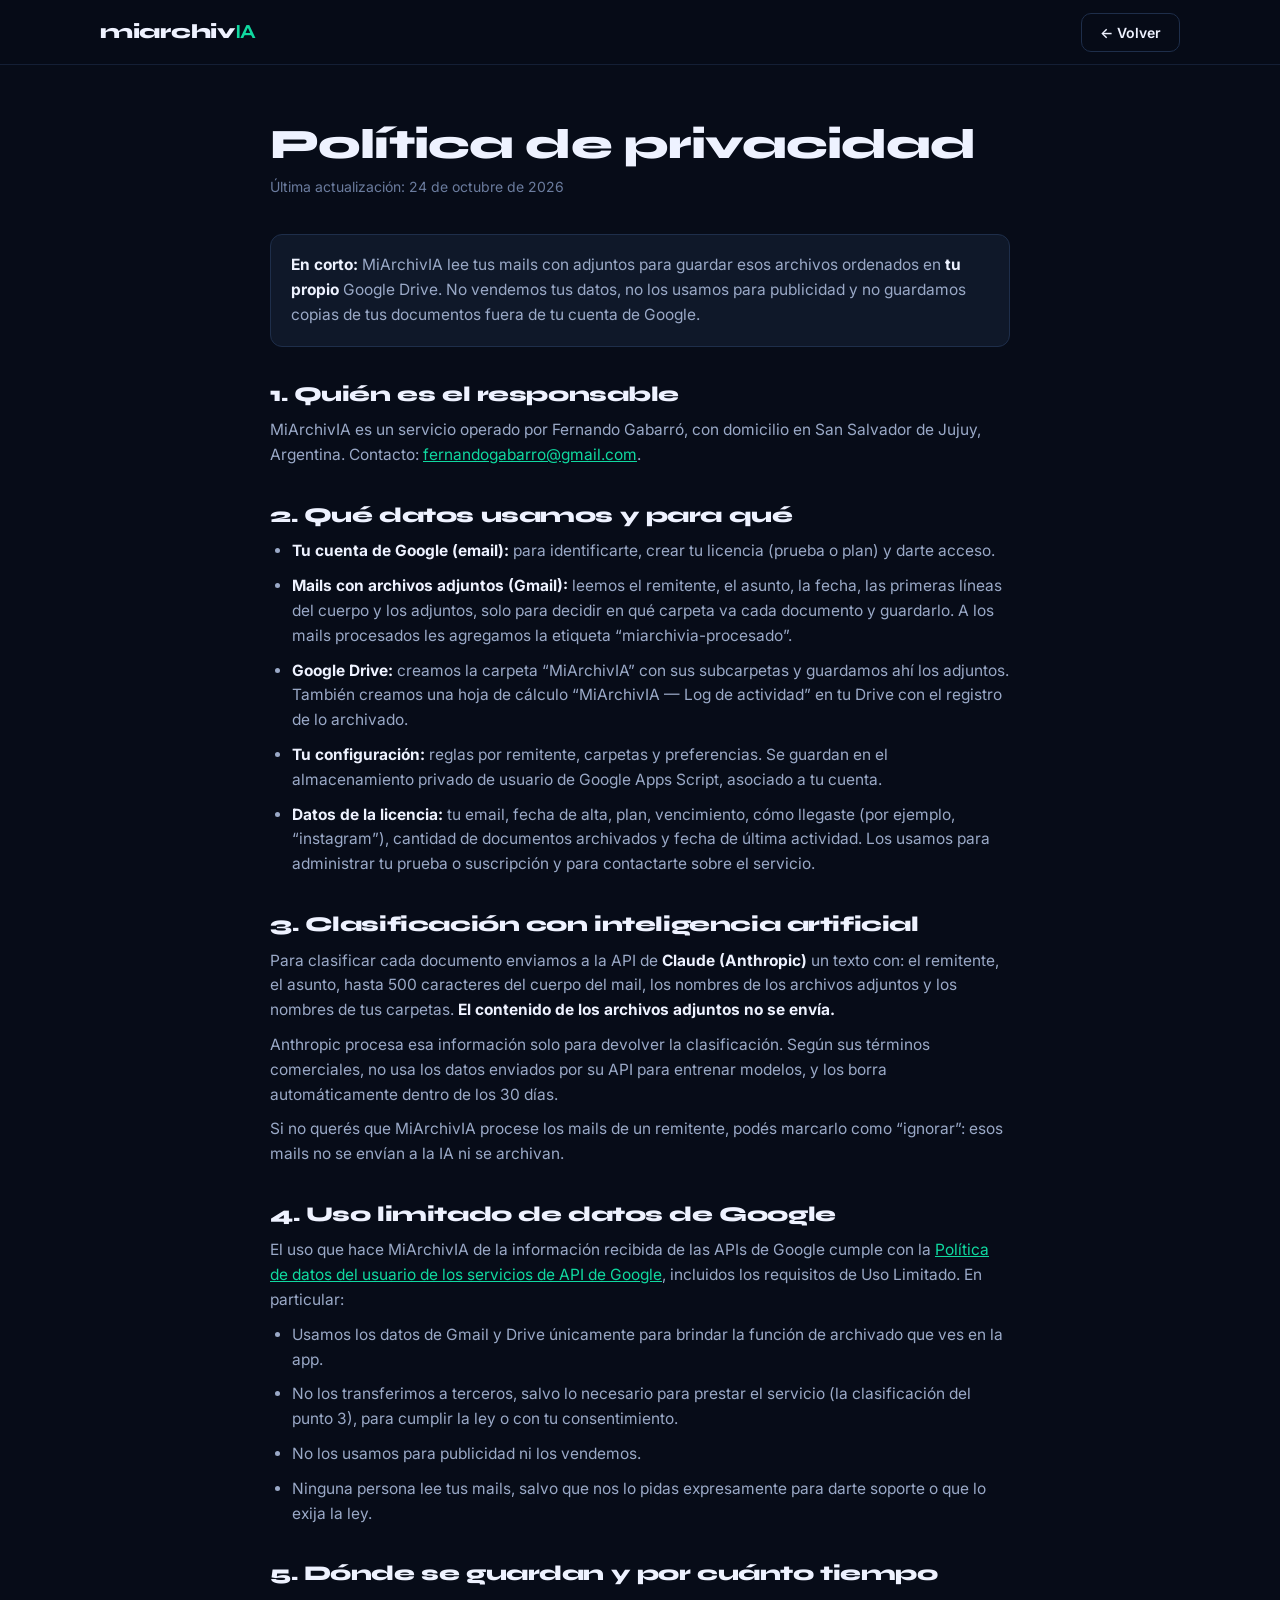
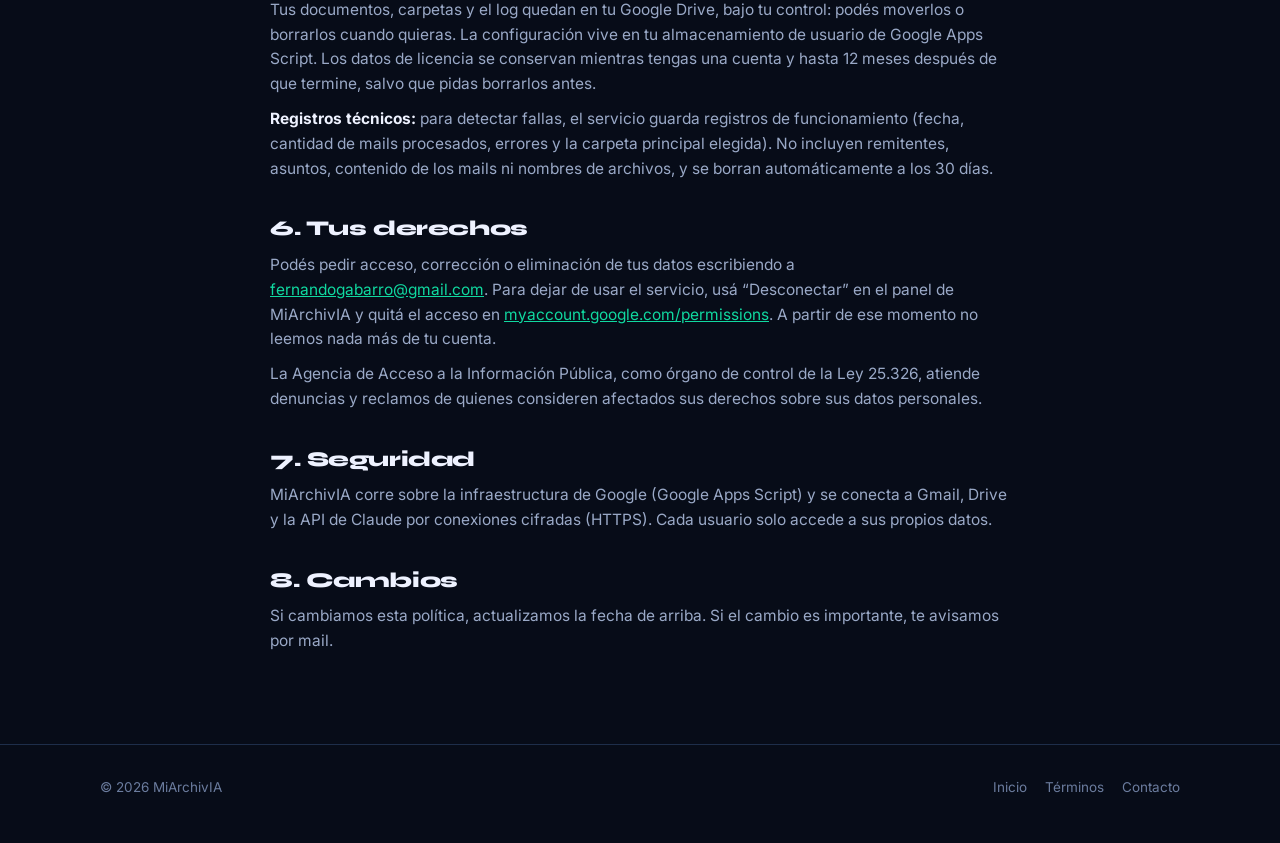
<file: privacidad.html>
<!DOCTYPE html>
<html lang="es">
<head>
<meta charset="UTF-8">
<meta name="viewport" content="width=device-width, initial-scale=1">
<title>Política de privacidad — MiArchivIA</title>
<meta name="theme-color" content="#070C18">
<link rel="preconnect" href="https://fonts.googleapis.com">
<link rel="preconnect" href="https://fonts.gstatic.com" crossorigin>
<link href="https://fonts.googleapis.com/css2?family=Syne:wght@700;800&family=Inter:wght@400;500;600&display=swap" rel="stylesheet">
<link rel="stylesheet" href="styles.css">
</head>
<body>
<header class="hdr"><div class="wrap">
  <a class="logo" href="index.html"><span class="logo-text">miarchiv<b>IA</b></span></a>
  <nav class="hdr-nav"><a class="btn btn-ghost" href="index.html">← Volver</a></nav>
</div></header>

<main class="legal"><div class="wrap">
  <h1>Política de privacidad</h1>
  <div class="upd">Última actualización: 24 de octubre de 2026</div>

  <div class="box"><p style="margin:0"><strong>En corto:</strong> MiArchivIA lee tus mails con adjuntos para guardar esos archivos ordenados en <strong>tu propio</strong> Google Drive. No vendemos tus datos, no los usamos para publicidad y no guardamos copias de tus documentos fuera de tu cuenta de Google.</p></div>

  <h2>1. Quién es el responsable</h2>
  <p>MiArchivIA es un servicio operado por Fernando Gabarró, con domicilio en San Salvador de Jujuy, Argentina. Contacto: <a href="mailto:fernandogabarro@gmail.com">fernandogabarro@gmail.com</a>.</p>

  <h2>2. Qué datos usamos y para qué</h2>
  <ul>
    <li><strong>Tu cuenta de Google (email):</strong> para identificarte, crear tu licencia (prueba o plan) y darte acceso.</li>
    <li><strong>Mails con archivos adjuntos (Gmail):</strong> leemos el remitente, el asunto, la fecha, las primeras líneas del cuerpo y los adjuntos, solo para decidir en qué carpeta va cada documento y guardarlo. A los mails procesados les agregamos la etiqueta “miarchivia-procesado”.</li>
    <li><strong>Google Drive:</strong> creamos la carpeta “MiArchivIA” con sus subcarpetas y guardamos ahí los adjuntos. También creamos una hoja de cálculo “MiArchivIA — Log de actividad” en tu Drive con el registro de lo archivado.</li>
    <li><strong>Tu configuración:</strong> reglas por remitente, carpetas y preferencias. Se guardan en el almacenamiento privado de usuario de Google Apps Script, asociado a tu cuenta.</li>
    <li><strong>Datos de la licencia:</strong> tu email, fecha de alta, plan, vencimiento, cómo llegaste (por ejemplo, “instagram”), cantidad de documentos archivados y fecha de última actividad. Los usamos para administrar tu prueba o suscripción y para contactarte sobre el servicio.</li>
  </ul>

  <h2>3. Clasificación con inteligencia artificial</h2>
  <p>Para clasificar cada documento enviamos a la API de <strong>Claude (Anthropic)</strong> un texto con: el remitente, el asunto, hasta 500 caracteres del cuerpo del mail, los nombres de los archivos adjuntos y los nombres de tus carpetas. <strong>El contenido de los archivos adjuntos no se envía.</strong></p>
  <p>Anthropic procesa esa información solo para devolver la clasificación. Según sus términos comerciales, no usa los datos enviados por su API para entrenar modelos, y los borra automáticamente dentro de los 30 días.</p>
  <p>Si no querés que MiArchivIA procese los mails de un remitente, podés marcarlo como “ignorar”: esos mails no se envían a la IA ni se archivan.</p>

  <h2>4. Uso limitado de datos de Google</h2>
  <p>El uso que hace MiArchivIA de la información recibida de las APIs de Google cumple con la <a href="https://developers.google.com/terms/api-services-user-data-policy" target="_blank" rel="noopener">Política de datos del usuario de los servicios de API de Google</a>, incluidos los requisitos de Uso Limitado. En particular:</p>
  <ul>
    <li>Usamos los datos de Gmail y Drive únicamente para brindar la función de archivado que ves en la app.</li>
    <li>No los transferimos a terceros, salvo lo necesario para prestar el servicio (la clasificación del punto 3), para cumplir la ley o con tu consentimiento.</li>
    <li>No los usamos para publicidad ni los vendemos.</li>
    <li>Ninguna persona lee tus mails, salvo que nos lo pidas expresamente para darte soporte o que lo exija la ley.</li>
  </ul>

  <h2>5. Dónde se guardan y por cuánto tiempo</h2>
  <p>Tus documentos, carpetas y el log quedan en tu Google Drive, bajo tu control: podés moverlos o borrarlos cuando quieras. La configuración vive en tu almacenamiento de usuario de Google Apps Script. Los datos de licencia se conservan mientras tengas una cuenta y hasta 12 meses después de que termine, salvo que pidas borrarlos antes.</p>
  <p><strong>Registros técnicos:</strong> para detectar fallas, el servicio guarda registros de funcionamiento (fecha, cantidad de mails procesados, errores y la carpeta principal elegida). No incluyen remitentes, asuntos, contenido de los mails ni nombres de archivos, y se borran automáticamente a los 30 días.</p>

  <h2>6. Tus derechos</h2>
  <p>Podés pedir acceso, corrección o eliminación de tus datos escribiendo a <a href="mailto:fernandogabarro@gmail.com">fernandogabarro@gmail.com</a>. Para dejar de usar el servicio, usá “Desconectar” en el panel de MiArchivIA y quitá el acceso en <a href="https://myaccount.google.com/permissions" target="_blank" rel="noopener">myaccount.google.com/permissions</a>. A partir de ese momento no leemos nada más de tu cuenta.</p>
  <p>La Agencia de Acceso a la Información Pública, como órgano de control de la Ley 25.326, atiende denuncias y reclamos de quienes consideren afectados sus derechos sobre sus datos personales.</p>

  <h2>7. Seguridad</h2>
  <p>MiArchivIA corre sobre la infraestructura de Google (Google Apps Script) y se conecta a Gmail, Drive y la API de Claude por conexiones cifradas (HTTPS). Cada usuario solo accede a sus propios datos.</p>

  <h2>8. Cambios</h2>
  <p>Si cambiamos esta política, actualizamos la fecha de arriba. Si el cambio es importante, te avisamos por mail.</p>
</div></main>

<footer><div class="wrap">
  <div>© 2026 MiArchivIA</div>
  <nav><a href="index.html">Inicio</a><a href="terminos.html">Términos</a><a href="mailto:fernandogabarro@gmail.com">Contacto</a></nav>
</div></footer>
</body>
</html>
</file>
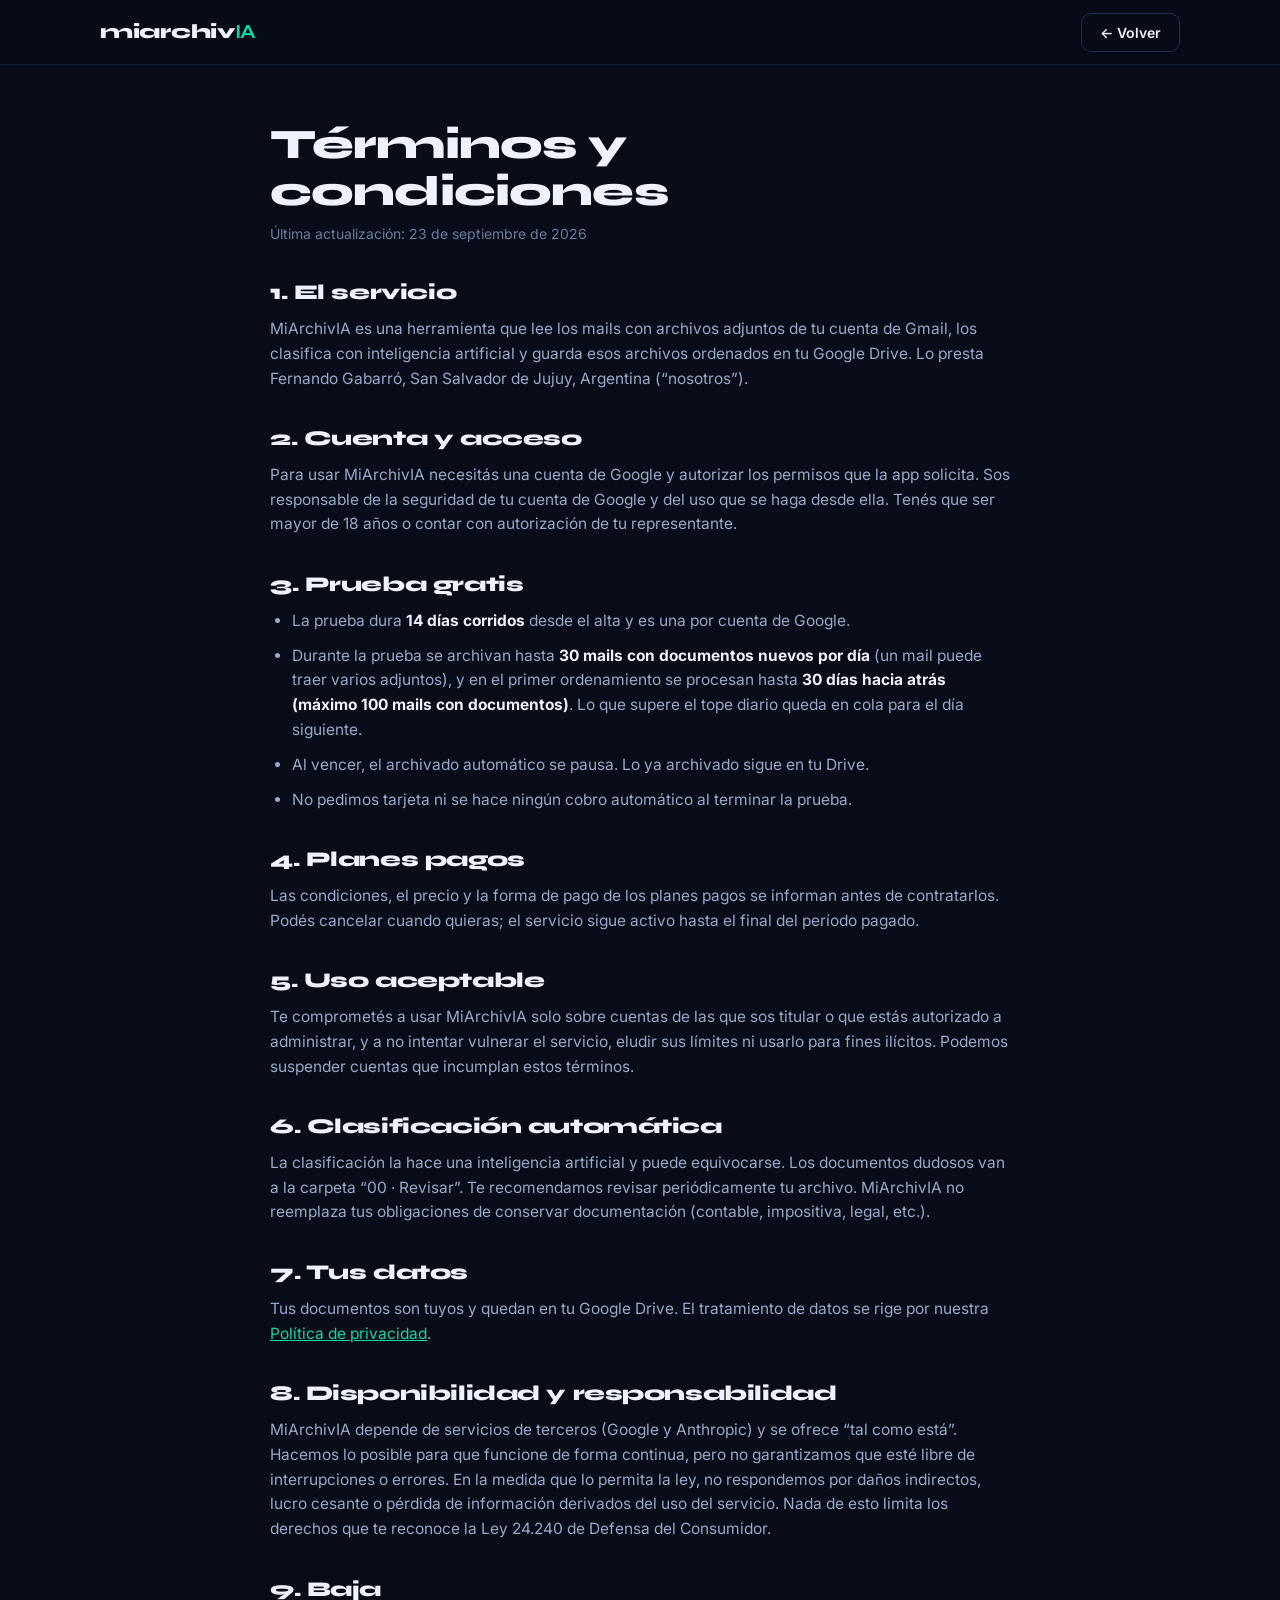
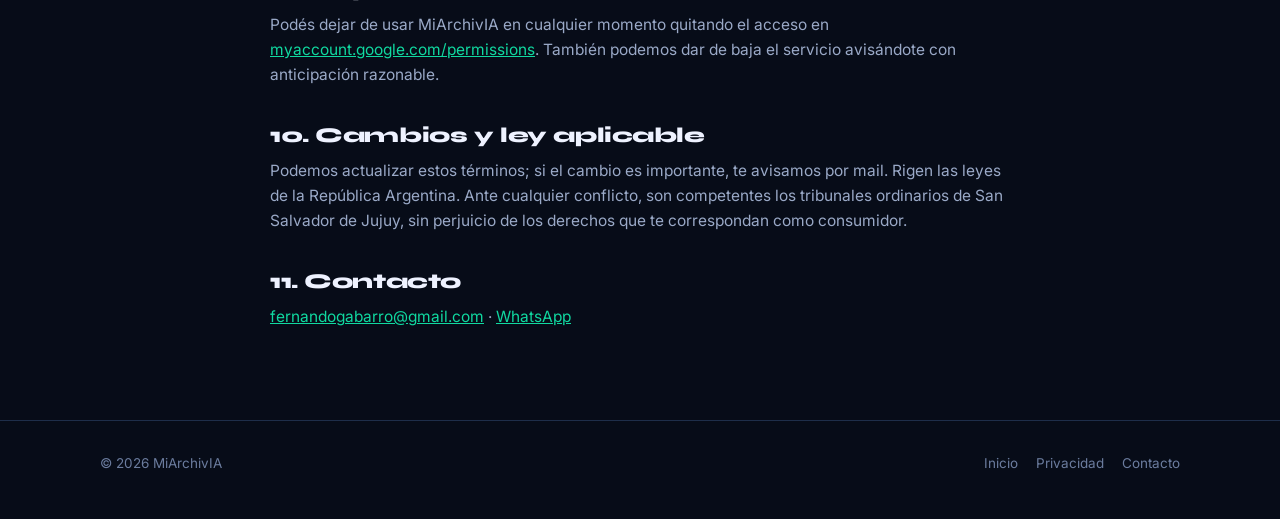
<file: terminos.html>
<!DOCTYPE html>
<html lang="es">
<head>
<meta charset="UTF-8">
<meta name="viewport" content="width=device-width, initial-scale=1">
<title>Términos y condiciones — MiArchivIA</title>
<meta name="theme-color" content="#070C18">
<link rel="preconnect" href="https://fonts.googleapis.com">
<link rel="preconnect" href="https://fonts.gstatic.com" crossorigin>
<link href="https://fonts.googleapis.com/css2?family=Syne:wght@700;800&family=Inter:wght@400;500;600&display=swap" rel="stylesheet">
<link rel="stylesheet" href="styles.css">
</head>
<body>
<header class="hdr"><div class="wrap">
  <a class="logo" href="index.html"><span class="logo-text">miarchiv<b>IA</b></span></a>
  <nav class="hdr-nav"><a class="btn btn-ghost" href="index.html">← Volver</a></nav>
</div></header>

<main class="legal"><div class="wrap">
  <h1>Términos y condiciones</h1>
  <div class="upd">Última actualización: 23 de septiembre de 2026</div>

  <h2>1. El servicio</h2>
  <p>MiArchivIA es una herramienta que lee los mails con archivos adjuntos de tu cuenta de Gmail, los clasifica con inteligencia artificial y guarda esos archivos ordenados en tu Google Drive. Lo presta Fernando Gabarró, San Salvador de Jujuy, Argentina (“nosotros”).</p>

  <h2>2. Cuenta y acceso</h2>
  <p>Para usar MiArchivIA necesitás una cuenta de Google y autorizar los permisos que la app solicita. Sos responsable de la seguridad de tu cuenta de Google y del uso que se haga desde ella. Tenés que ser mayor de 18 años o contar con autorización de tu representante.</p>

  <h2>3. Prueba gratis</h2>
  <ul>
    <li>La prueba dura <strong>14 días corridos</strong> desde el alta y es una por cuenta de Google.</li>
    <li>Durante la prueba se archivan hasta <strong>30 mails con documentos nuevos por día</strong> (un mail puede traer varios adjuntos), y en el primer ordenamiento se procesan hasta <strong>30 días hacia atrás (máximo 100 mails con documentos)</strong>. Lo que supere el tope diario queda en cola para el día siguiente.</li>
    <li>Al vencer, el archivado automático se pausa. Lo ya archivado sigue en tu Drive.</li>
    <li>No pedimos tarjeta ni se hace ningún cobro automático al terminar la prueba.</li>
  </ul>

  <h2>4. Planes pagos</h2>
  <p>Las condiciones, el precio y la forma de pago de los planes pagos se informan antes de contratarlos. Podés cancelar cuando quieras; el servicio sigue activo hasta el final del período pagado.</p>

  <h2>5. Uso aceptable</h2>
  <p>Te comprometés a usar MiArchivIA solo sobre cuentas de las que sos titular o que estás autorizado a administrar, y a no intentar vulnerar el servicio, eludir sus límites ni usarlo para fines ilícitos. Podemos suspender cuentas que incumplan estos términos.</p>

  <h2>6. Clasificación automática</h2>
  <p>La clasificación la hace una inteligencia artificial y puede equivocarse. Los documentos dudosos van a la carpeta “00 · Revisar”. Te recomendamos revisar periódicamente tu archivo. MiArchivIA no reemplaza tus obligaciones de conservar documentación (contable, impositiva, legal, etc.).</p>

  <h2>7. Tus datos</h2>
  <p>Tus documentos son tuyos y quedan en tu Google Drive. El tratamiento de datos se rige por nuestra <a href="privacidad.html">Política de privacidad</a>.</p>

  <h2>8. Disponibilidad y responsabilidad</h2>
  <p>MiArchivIA depende de servicios de terceros (Google y Anthropic) y se ofrece “tal como está”. Hacemos lo posible para que funcione de forma continua, pero no garantizamos que esté libre de interrupciones o errores. En la medida que lo permita la ley, no respondemos por daños indirectos, lucro cesante o pérdida de información derivados del uso del servicio. Nada de esto limita los derechos que te reconoce la Ley 24.240 de Defensa del Consumidor.</p>

  <h2>9. Baja</h2>
  <p>Podés dejar de usar MiArchivIA en cualquier momento quitando el acceso en <a href="https://myaccount.google.com/permissions" target="_blank" rel="noopener">myaccount.google.com/permissions</a>. También podemos dar de baja el servicio avisándote con anticipación razonable.</p>

  <h2>10. Cambios y ley aplicable</h2>
  <p>Podemos actualizar estos términos; si el cambio es importante, te avisamos por mail. Rigen las leyes de la República Argentina. Ante cualquier conflicto, son competentes los tribunales ordinarios de San Salvador de Jujuy, sin perjuicio de los derechos que te correspondan como consumidor.</p>

  <h2>11. Contacto</h2>
  <p><a href="mailto:fernandogabarro@gmail.com">fernandogabarro@gmail.com</a> · <a href="https://wa.me/5493884098777" target="_blank" rel="noopener">WhatsApp</a></p>
</div></main>

<footer><div class="wrap">
  <div>© 2026 MiArchivIA</div>
  <nav><a href="index.html">Inicio</a><a href="privacidad.html">Privacidad</a><a href="mailto:fernandogabarro@gmail.com">Contacto</a></nav>
</div></footer>
</body>
</html>
</file>
<file: styles.css>
/* MiArchivIA — landing */
:root {
  --bg: #070C18;
  --surface: #0F1829;
  --surface-2: #162038;
  --accent: #10D9A0;
  --accent-dim: rgba(16,217,160,.10);
  --text: #EEF2FF;
  --text-2: #9AA9C7;
  --text-3: #6B7C9E;
  --border: #1E2E4A;
  --yellow: #F59E0B;
  --max: 1120px;
}
* { box-sizing: border-box; margin: 0; padding: 0; }
html { scroll-behavior: smooth; }
body {
  background: var(--bg); color: var(--text);
  font-family: 'Inter', system-ui, sans-serif; font-size: 16px; line-height: 1.6;
  -webkit-font-smoothing: antialiased; overflow-x: hidden;
}
a { color: inherit; }
img { max-width: 100%; display: block; }
.wrap { max-width: var(--max); margin: 0 auto; padding: 0 20px; }
h1, h2, h3 { font-family: 'Syne', sans-serif; font-weight: 800; letter-spacing: -.02em; line-height: 1.12; }
em { font-style: normal; color: var(--accent); }

/* Header */
.hdr { position: sticky; top: 0; z-index: 20; background: rgba(7,12,24,.82); backdrop-filter: blur(12px);
       border-bottom: 1px solid rgba(30,46,74,.6); }
.hdr .wrap { display: flex; align-items: center; justify-content: space-between; height: 64px; gap: 12px; }
.logo { display: flex; align-items: center; gap: 10px; text-decoration: none; }
.logo-text { font-family: 'Syne', sans-serif; font-weight: 800; font-size: 20px; letter-spacing: -.3px; }
.logo-text b { color: var(--accent); }
.hdr-nav { display: flex; align-items: center; gap: 8px; }
.btn {
  display: inline-flex; align-items: center; justify-content: center; gap: 8px;
  padding: 10px 18px; border-radius: 10px; font: 600 14px 'Inter', sans-serif;
  text-decoration: none; cursor: pointer; border: 1px solid transparent; white-space: nowrap;
  transition: transform .12s, background .2s, border-color .2s;
}
.btn:active { transform: scale(.98); }
.btn-accent { background: var(--accent); color: #062018; }
.btn-accent:hover { background: #2BE6B1; }
.btn-ghost { border-color: var(--border); color: var(--text); background: transparent; }
.btn-ghost:hover { border-color: var(--accent); color: var(--accent); }
.btn-lg { padding: 15px 26px; font-size: 16px; border-radius: 12px; }

/* Hero */
.hero { position: relative; padding: 72px 0 80px; overflow: hidden; }
.hero::before {
  content: ''; position: absolute; inset: -20% -10% auto auto; width: 720px; height: 720px;
  background: radial-gradient(circle, rgba(16,217,160,.13), transparent 62%); pointer-events: none;
}
.hero .wrap { display: grid; grid-template-columns: 1.05fr 1fr; gap: 56px; align-items: center; position: relative; }
.eyebrow { display: inline-flex; align-items: center; gap: 8px; font-size: 13px; font-weight: 600; color: var(--accent);
           background: var(--accent-dim); border: 1px solid rgba(16,217,160,.25); padding: 6px 12px; border-radius: 30px; margin-bottom: 22px; }
.hero h1 { font-size: clamp(38px, 5.6vw, 64px); margin-bottom: 20px; }
.hero p.lead { font-size: 18px; color: var(--text-2); max-width: 520px; margin-bottom: 30px; }
.hero-ctas { display: flex; gap: 12px; flex-wrap: wrap; margin-bottom: 18px; }
.hero-fine { font-size: 13px; color: var(--text-3); }

.hero-visual { position: relative; }
.photo {
  border-radius: 20px; overflow: hidden; aspect-ratio: 4/3.2; border: 1px solid var(--border);
  background:
    radial-gradient(circle at 30% 20%, rgba(16,217,160,.18), transparent 55%),
    linear-gradient(160deg, #13203A, #0A1222);
}
.photo img { width: 100%; height: 100%; object-fit: cover; filter: saturate(.9) brightness(.8); }
.flow-card {
  position: absolute; background: rgba(15,24,41,.94); border: 1px solid var(--border); border-radius: 14px;
  padding: 14px 16px; box-shadow: 0 18px 40px rgba(0,0,0,.45); backdrop-filter: blur(6px);
}
.fc-mail { top: 8%; left: -6%; width: 64%; }
.fc-tree { bottom: -6%; right: -4%; width: 62%; }
.fc-label { font-size: 10.5px; font-weight: 600; letter-spacing: .08em; text-transform: uppercase; color: var(--text-3); margin-bottom: 8px; }
.fc-row { display: flex; align-items: center; gap: 10px; font-size: 13px; }
.fc-row + .fc-row { margin-top: 8px; }
.fc-ico { width: 30px; height: 30px; border-radius: 8px; display: grid; place-items: center; flex-shrink: 0; font-size: 14px; }
.fc-pdf { background: rgba(239,68,68,.14); color: #F87171; font-weight: 700; font-size: 10px; }
.fc-sub { font-size: 11.5px; color: var(--text-3); }
.tree { font-size: 13px; line-height: 1.9; font-family: ui-monospace, 'SF Mono', monospace; color: var(--text-2); }
.tree b { color: var(--text); font-weight: 600; }
.tree .new { color: var(--accent); }
.ai-pill { position: absolute; top: 47%; left: 44%; background: var(--accent); color: #062018; font: 800 12px 'Syne', sans-serif;
           padding: 7px 12px; border-radius: 30px; box-shadow: 0 0 0 6px rgba(16,217,160,.15); }

/* Secciones */
section { padding: 88px 0; }
.sec-alt { background: linear-gradient(180deg, rgba(15,24,41,.55), rgba(15,24,41,0)); border-top: 1px solid rgba(30,46,74,.5); }
.sec-head { max-width: 640px; margin-bottom: 44px; }
.sec-kicker { font-size: 13px; font-weight: 600; color: var(--accent); letter-spacing: .08em; text-transform: uppercase; margin-bottom: 12px; }
.sec-head h2 { font-size: clamp(28px, 3.6vw, 40px); margin-bottom: 14px; }
.sec-head p { color: var(--text-2); font-size: 17px; }

.grid-3 { display: grid; grid-template-columns: repeat(3, 1fr); gap: 18px; }
.card { background: var(--surface); border: 1px solid var(--border); border-radius: 16px; padding: 26px; }
.card h3 { font-size: 19px; margin: 14px 0 8px; }
.card p { color: var(--text-2); font-size: 15px; }
.card-ico { width: 44px; height: 44px; border-radius: 12px; background: var(--accent-dim); display: grid; place-items: center; }

.steps { counter-reset: s; }
.step { position: relative; padding-top: 58px; }
.step::before {
  counter-increment: s; content: counter(s); position: absolute; top: 22px; left: 26px;
  font: 800 13px 'Syne', sans-serif; color: #062018; background: var(--accent);
  width: 28px; height: 28px; border-radius: 50%; display: grid; place-items: center;
}

/* Prueba */
.trial { display: grid; grid-template-columns: 1.1fr .9fr; gap: 28px; align-items: center;
         background: var(--surface); border: 1px solid var(--border); border-radius: 22px; padding: 44px; position: relative; overflow: hidden; }
.trial::after { content: ''; position: absolute; right: -120px; bottom: -160px; width: 420px; height: 420px;
                background: radial-gradient(circle, rgba(16,217,160,.14), transparent 65%); }
.trial h2 { font-size: clamp(26px, 3.2vw, 36px); margin-bottom: 12px; }
.trial p { color: var(--text-2); }
.checks { list-style: none; position: relative; z-index: 1; }
.checks li { padding: 11px 0 11px 32px; position: relative; border-bottom: 1px solid var(--border); font-size: 15px; }
.checks li:last-child { border-bottom: none; }
.checks li::before { content: '✓'; position: absolute; left: 4px; color: var(--accent); font-weight: 800; }

/* Guía Google */
.guide { display: grid; grid-template-columns: repeat(3, 1fr); gap: 18px; }
.gshot { background: #FFFFFF; color: #202124; border-radius: 12px; padding: 18px; min-height: 168px;
         font-family: Roboto, Arial, sans-serif; font-size: 13px; box-shadow: 0 10px 30px rgba(0,0,0,.35); position: relative; }
.gshot .gtitle { font-size: 16px; font-weight: 500; margin: 6px 0 8px; display: flex; gap: 8px; align-items: center; }
.gshot .gwarn { width: 22px; height: 22px; border-radius: 50%; background: #FCE8E6; color: #C5221F; display: grid; place-items: center; font-weight: 700; font-size: 13px; flex-shrink: 0; }
.gshot p { color: #5F6368; font-size: 12.5px; line-height: 1.5; }
.gshot .glink { color: #1A73E8; font-weight: 500; }
.gshot .gbtn { display: inline-block; background: #1A73E8; color: #fff; border-radius: 4px; padding: 6px 14px; font-size: 12.5px; font-weight: 500; }
.gshot .gbtn-o { display: inline-block; border: 1px solid #DADCE0; color: #1A73E8; border-radius: 4px; padding: 6px 14px; font-size: 12.5px; font-weight: 500; }
.gshot .hl { outline: 3px solid var(--accent); outline-offset: 3px; border-radius: 4px; }
.gshot .grow { display: flex; justify-content: space-between; align-items: center; margin-top: 14px; gap: 8px; }
.gcap { margin-top: 14px; }
.gcap b { font-family: 'Syne', sans-serif; font-size: 16px; display: block; margin-bottom: 4px; }
.gcap span { color: var(--text-2); font-size: 14.5px; }
.why { margin-top: 28px; padding: 18px 20px; border-radius: 12px; border: 1px dashed var(--border); color: var(--text-2); font-size: 14.5px; }
.why b { color: var(--text); }

/* FAQ */
.faq { max-width: 760px; }
details { border-bottom: 1px solid var(--border); padding: 18px 0; }
summary { cursor: pointer; font-weight: 600; font-size: 16px; list-style: none; display: flex; justify-content: space-between; gap: 16px; }
summary::-webkit-details-marker { display: none; }
summary::after { content: '+'; color: var(--accent); font-size: 20px; line-height: 1; }
details[open] summary::after { content: '–'; }
details p { color: var(--text-2); margin-top: 10px; font-size: 15px; }

/* CTA final + footer */
.final { text-align: center; }
.final h2 { font-size: clamp(30px, 4vw, 46px); margin-bottom: 14px; }
.final p { color: var(--text-2); margin-bottom: 28px; }
footer { border-top: 1px solid var(--border); padding: 32px 0 44px; color: var(--text-3); font-size: 13.5px; }
footer .wrap { display: flex; justify-content: space-between; gap: 20px; flex-wrap: wrap; align-items: center; }
footer nav { display: flex; gap: 18px; flex-wrap: wrap; }
footer a { text-decoration: none; }
footer a:hover { color: var(--accent); }

/* Legales */
.legal { padding: 56px 0 80px; }
.legal .wrap { max-width: 780px; }
.legal h1 { font-size: clamp(30px, 4vw, 42px); margin-bottom: 8px; }
.legal .upd { color: var(--text-3); font-size: 14px; margin-bottom: 36px; }
.legal h2 { font-size: 21px; margin: 36px 0 12px; }
.legal p, .legal li { color: var(--text-2); font-size: 15.5px; margin-bottom: 10px; }
.legal ul { padding-left: 22px; margin-bottom: 12px; }
.legal strong { color: var(--text); }
.legal a { color: var(--accent); }
.legal .box { background: var(--surface); border: 1px solid var(--border); border-radius: 12px; padding: 18px 20px; margin: 18px 0; }

/* Responsive */
@media (max-width: 900px) {
  .hero { padding: 44px 0 72px; }
  .hero .wrap { grid-template-columns: 1fr; gap: 56px; }
  .fc-mail { left: 4%; width: 78%; }
  .fc-tree { right: 3%; width: 74%; }
  .grid-3, .guide { grid-template-columns: 1fr; }
  .trial { grid-template-columns: 1fr; padding: 28px 22px; }
  section { padding: 64px 0; }
}
@media (max-width: 520px) {
  .wrap { padding: 0 16px; }
  .hdr-nav .btn { padding: 8px 12px; font-size: 13px; }
  .hdr-nav .hide-sm { display: none; }
  .hero-ctas .btn { width: 100%; }
  .photo { aspect-ratio: 1 / 1.08; }
  .fc-mail { top: 5%; }
  .fc-tree { bottom: -4%; }
  .ai-pill { top: 45%; left: 12%; }
}
</file>
